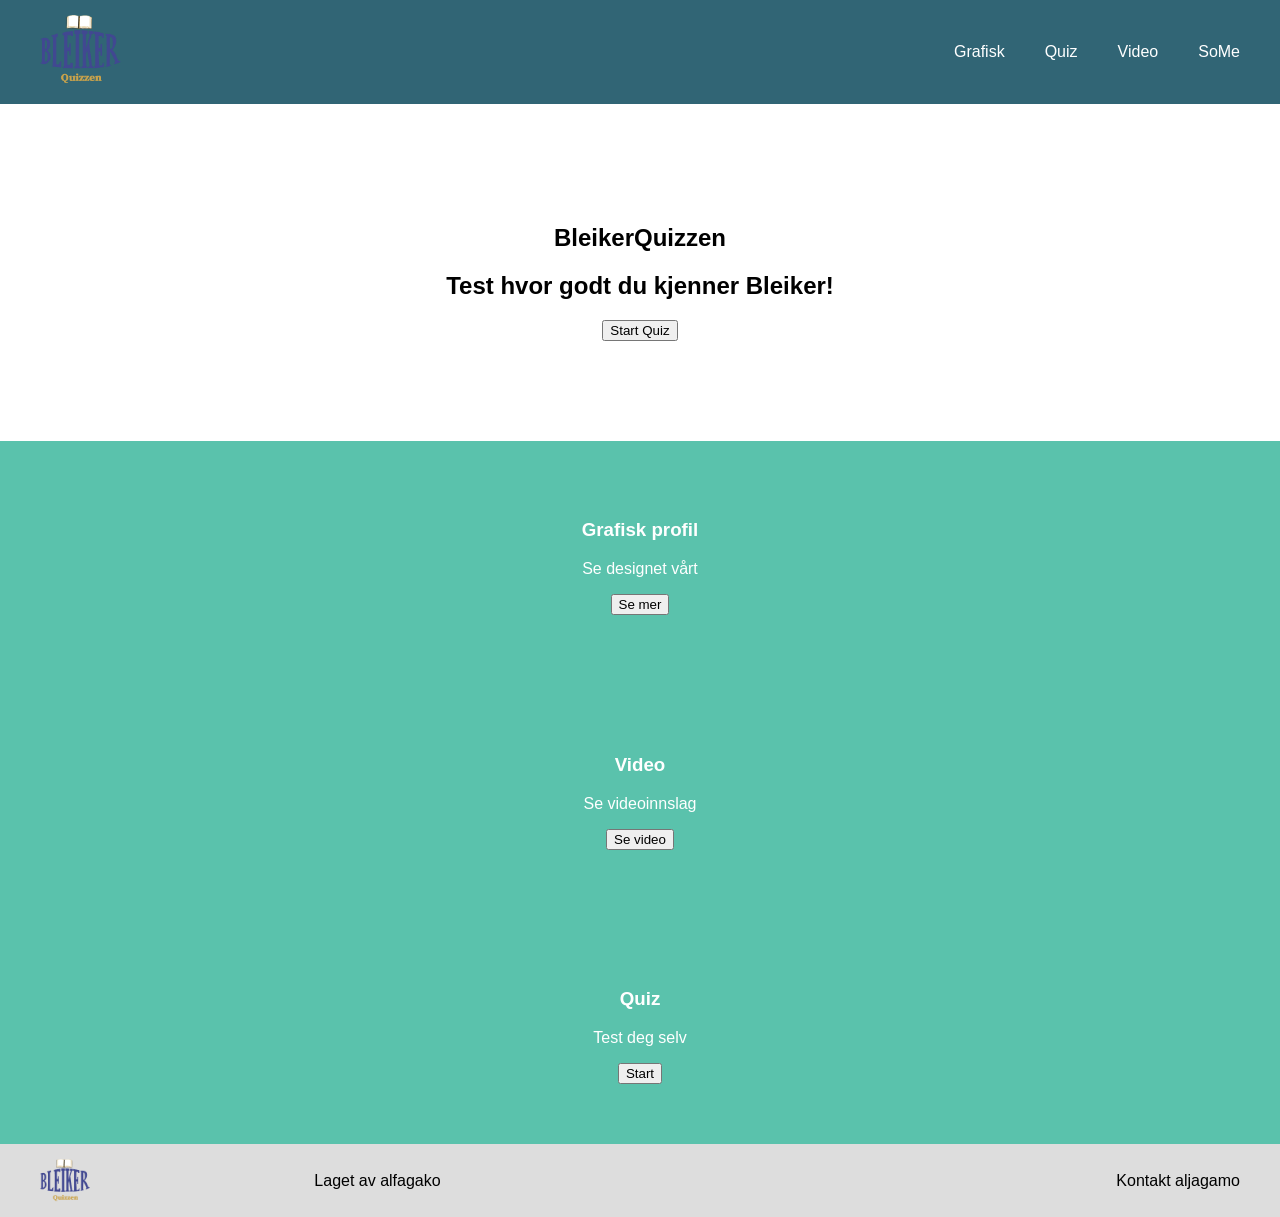
<file: index.html>
<!DOCTYPE html>
<html lang="no">
<head>
  <meta charset="UTF-8">
  <title>BleikerQuizzen</title>

  <link rel="stylesheet" href="./index.css">

</head>

<body>
<nav>
  <a href="./index.html" class="logo">
    <img src="./grafisk/logo-bleiker.png">
  </a>

  <ul class="nav-links">
    <li><a href="./grafisk-profil.html">Grafisk</a></li>
    <li><a href="./quiz.html">Quiz</a></li>
    <li><a href="./video.html">Video</a></li>
    <li><a href="./some.html">SoMe</a></li>
  </ul>
</nav>

<section class="hero">
  <h1>BleikerQuizzen</h1>
  <h2>Test hvor godt du kjenner Bleiker!</h2>

  <a href="./quiz.html"><button>Start Quiz</button></a>
</section>

<section class="content">
  <div>
    <h3>Grafisk profil</h3>
    <p>Se designet vårt</p>
    <a href="./grafisk-profil.html"><button>Se mer</button></a>
  </div>
</section>

<section class="content">
  <div>
    <h3>Video</h3>
    <p>Se videoinnslag</p>
    <a href="./video.html"><button>Se video</button></a>
  </div>
</section>

<section class="content">
  <div>
    <h3>Quiz</h3>
    <p>Test deg selv</p>
    <a href="./quiz.html"><button>Start</button></a>
  </div>
</section>

<footer class="footer">
  <img src="./grafisk/logo-bleiker.png" alt="logo" >
  <div>Laget av alfagako</div>
  <div>Kontakt aljagamo</div>
</footer>

</body>
</html>
</file>
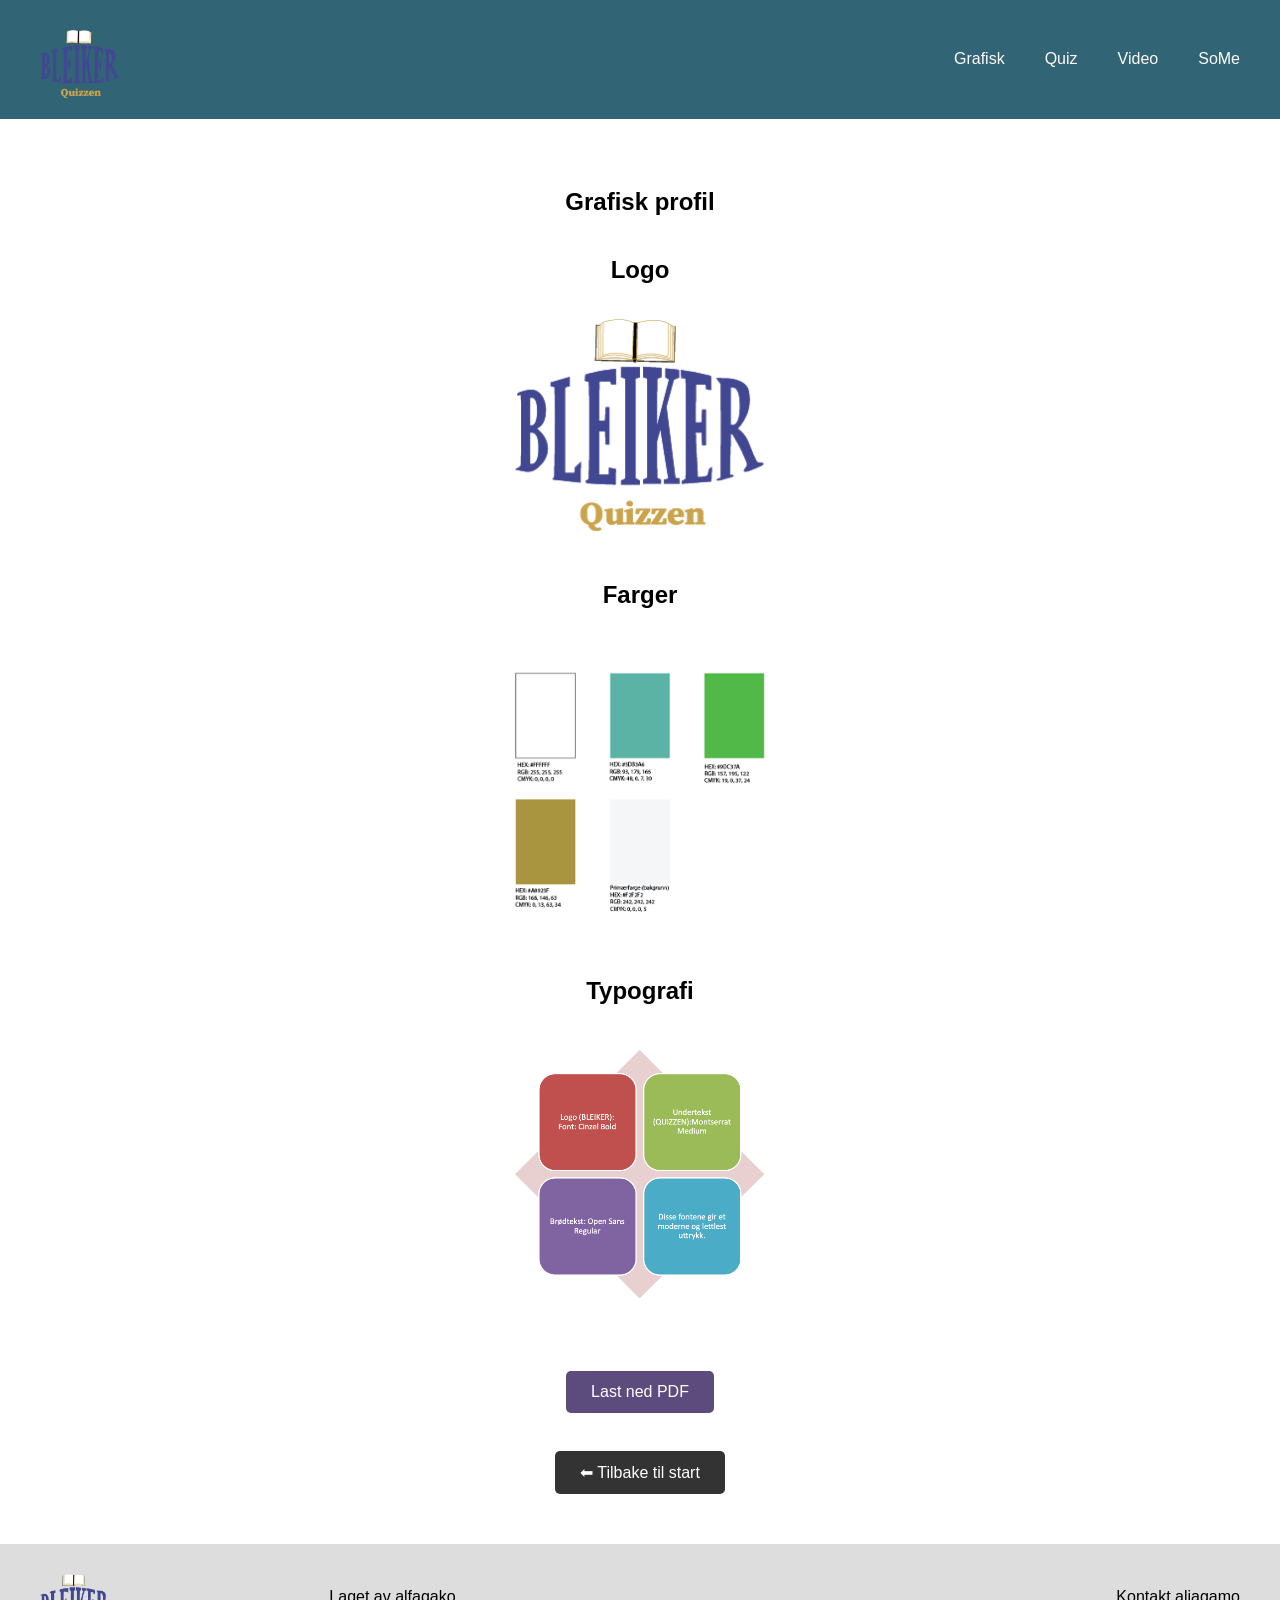
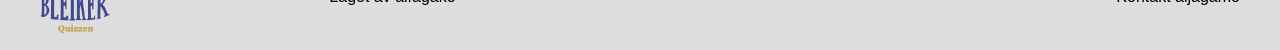
<file: grafisk-profil.html>
<!DOCTYPE html>
<html lang="no">
<head>
  <meta charset="UTF-8">
  <title>Grafisk profil</title>
  <link rel="stylesheet" href="./grafisk.css">
</head>

<body>

<nav>
  <a href="./index.html" class="logo">
    <img src="./grafisk/logo-bleiker.png">
  </a>

  <ul class="nav-links">
    <li><a href="./grafisk-profil.html">Grafisk</a></li>
    <li><a href="./quiz.html">Quiz</a></li>
    <li><a href="./video.html">Video</a></li>
    <li><a href="./some.html">SoMe</a></li>
  </ul>
</nav>

<section class="page">
  <h1>Grafisk profil</h1>

  <div class="block">
    <h2>Logo</h2>
    <img src="./grafisk/logo-bleiker.png" alt="Logo">
  </div>

  <div class="block">
    <h2>Farger</h2>
    <img src="./grafisk/farger1.png" alt="Farger">
  </div>

  <div class="block">
    <h2>Typografi</h2>
    <img src="./grafisk/typografi .png" alt="Typografi">
  </div>

  <a href="./design.pdf" class="btn">Last ned PDF</a>

  <br><br>

  <a href="./index.html" class="btn back">⬅ Tilbake til start</a>
</section>

<footer>
  <img src="./grafisk/logo-bleiker.png" alt="logo">
  <div>Laget av alfagako</div>
  <div>Kontakt aljagamo</div>
</footer>

</body>
</html>
</file>
<file: index.css>
body {
  margin: 0;
  font-family: Arial, sans-serif;
  background: #d3b858;

  min-height: 100vh;
  display: flex;
  flex-direction: column;
}

nav {
  display: flex;
  justify-content: space-between;
  align-items: center;
  background: #316575;
  padding: 15px 40px;
  box-shadow: 0 2px 5px rgb(255, 255, 255);
}

.logo {
  text-decoration: none;
  color: black;
  font-weight: bold;
}

.nav-links {
  list-style: none;
  display: flex;
  gap: 40px;
  margin: 0;
  padding: 0;
}

.nav-links a {
  text-decoration: none;
  color: rgb(255, 255, 255);
  font-weight: 500;
}

.nav-links a:hover {
  text-decoration: underline;
}

.nav-links a.active {
  font-weight: bold;
  border-bottom: 2px solid rgb(255, 255, 255);
  padding-bottom: 3px;
}

.hero {
  text-align: center;
  padding: 100px 20px;
  background: #ffffff;
}

.content {
  padding: 60px;
  background: #5ac2ac;
  color: white;
  text-align: center;
}

footer {
  margin-top: auto;
  display: flex;
  justify-content: space-between;
  align-items: center;
  background: #ddd;
  padding: 15px 40px;
}

footer div {
  flex: 1;
  text-align: center;
}
footer img{
width: 50px;
}
footer div:first-child {
  text-align: left;
}

footer div:last-child {
  text-align: right;
}

.logo img {
  height: 70px;
}
</file>
<file: grafisk.css>
body {
  margin: 0;
  font-family: Arial, sans-serif;
  background: #ffffff;

  min-height: 100vh;
  display: flex;
  flex-direction: column;
}
nav {
  display: flex;
  justify-content: space-between;
  align-items: center;
  background: #316575;
  padding: 15px 40px;
  box-shadow: 0 2px 5px rgb(255, 255, 255);
}

.logo {
  text-decoration: none;
  color: black;
  font-weight: bold;
}

.nav-links {
  list-style: none;
  display: flex;
  gap: 40px;
  margin: 0;
  padding: 0;
}

.nav-links a {
  text-decoration: none;
  color: rgb(255, 250, 250);
}

.nav-links a:hover {
  text-decoration: underline;
}

.page {
  max-width: 800px;
  margin: 50px auto;
  text-align: center;
}

.block {
  margin: 40px 0;
}

img {
  width: 250px;
  margin-top: 15px;
}

.btn {
  display: inline-block;
  margin-top: 20px;
  padding: 12px 25px;
  background: #5c4b7d;
  color: white;
  text-decoration: none;
  border-radius: 5px;
}

.btn:hover {
  opacity: 0.8;
}

.back {
  background: #333;
}

footer {
  margin-top: auto;
  display: flex;
  justify-content: space-between;
  align-items: center;
  background: #ddd;
  padding: 15px 40px;
}

footer div {
  flex: 1;
  text-align: center;
}

footer div:first-child {
  text-align: left;
}

footer div:last-child {
  text-align: right;
}

footer img{
width: 70px;
}

.logo img {

  width: 80px; ;
}
</file>
